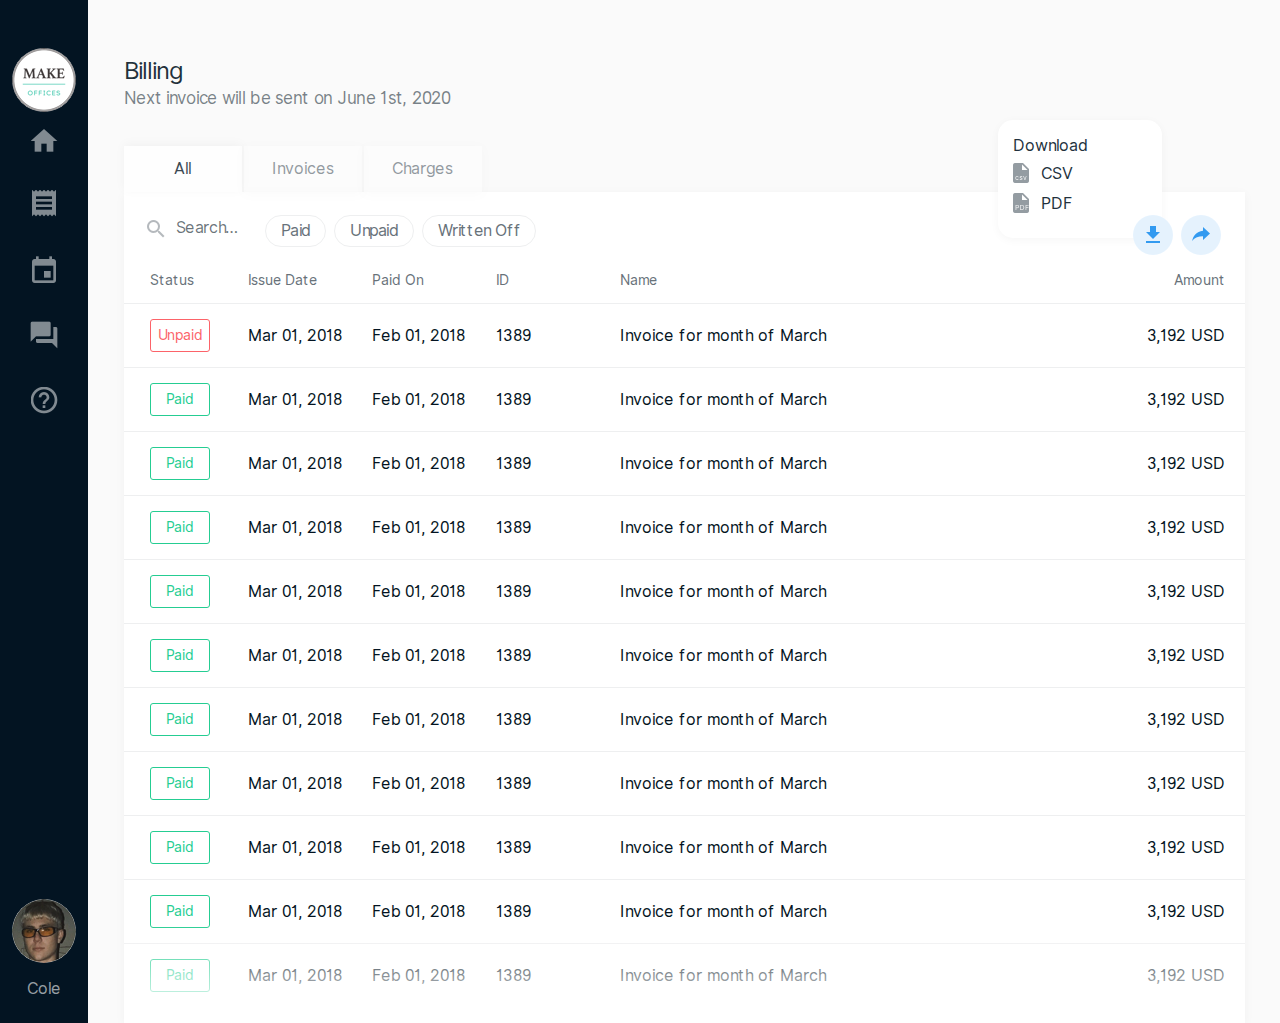
<file: index.html>
<!DOCTYPE HTML>
<html lang="en">
	<head>
		<meta charset="utf-8">
		<meta name="viewport" content="width=device-width, initial-scale=1" />
		<title>Life Ai</title>
		<link rel="shortcut icon" type="image/x-icon" href="favicon.ico">
		<link rel="stylesheet" href="assets/css/style.css"       media="screen">
	</head>

	<body>
		<!--Wrapper Starts Here-->
		<div class="wrapper">
			<!--Aside Starts Here-->
			<aside class="sidebar text-center">
				<button class="navbar-toggler d-xl-none" type="button" >
					<span class="navbar-toggler-icon">&nbsp;</span>
				</button>
				<figure>
					<a href="#"> <img class="avtar-xl" src="assets/images/profile.png" alt="" /> </a>
				</figure>
				<nav class="main-nav">
					<ul>
						<li>
							<a class="sprite-home" href="#">&nbsp;</a>
						</li>
						<li>
							<a class="sprite-list" href="#">&nbsp;</a>
						</li>
						<li>
							<a class="sprite-cal" href="#">&nbsp;</a>
						</li>
						<li>
							<a class="sprite-cmnt" href="#">&nbsp;</a>
						</li>
						<li>
							<a class="sprite-help" href="#">&nbsp;</a>
						</li>
					</ul>
				</nav>
				<div class="user-profile">
					<figure>
						<a href="#"> <img class="avtar-xl" src="assets/images/avatar.png" alt="" /> <span class="d-block">Cole</span></a>
					</figure>
				</div>
			</aside>
			<!--Aside End Here-->
			

			<!--content Start -->
			<div class="content">
				<div class="container">
					<div class="row">
						<div class="col-12">
							<div class="page-title">
								<h1 class="heading-h1">Billing</h1>
								<p>
									Next invoice will be sent on June 1st, 2020
								</p>
							</div>
							<!--Tab Start -->
							<div class="tab-blocks">
								<!-- Nav tabs -->
								<ul class="nav nav-tabs" role="tablist">
									<li role="presentation" class="active">
										<a class="active" href="#home" aria-controls="home" role="tab" data-toggle="tab">All</a>
									</li>
									<li role="presentation">
										<a href="#profile" aria-controls="profile" role="tab" data-toggle="tab">Invoices</a>
									</li>
									<li role="presentation">
										<a href="#messages" aria-controls="messages" role="tab" data-toggle="tab">Charges</a>
									</li>

								</ul>

								<!-- Tab panes -->
								<div class="tab-content">
									<div role="tabpanel" class="tab-pane active" id="home">
										<div class="tab-head clearfix">
											<form class="search-form">
												<input class="search-field" type="text" placeholder="Search…" />
												<button class="search-btn" type="submit">
													<i class="sprite-search">&nbsp;</i>
												</button>
											</form>
											<a href="#" class="btn btn-primary">Paid</a>
											<a href="#" class="btn btn-primary">Unpaid</a>
											<a href="#" class="btn btn-primary">Written Off</a>
											<div class="btn-wrap clearfix">
												<a class="sprite-share" href="#">&nbsp;</a>
												<a class="sprite-dwld" href="#">&nbsp;</a>
												<div class="dwnld-list">
													<span class="d-block">Download</span>
													<a class="dwnld-type" href="#"><i class="sprite-csv">&nbsp;</i> csv</a>
													<a class="dwnld-type" href="#"><i class="sprite-pdf">&nbsp;</i> pdf</a>
												</div>
											</div>
										</div>
										<div class="table-responsive">
											<table class="table table-hover">
												<thead>
													<tr>
														<th>Status</th>
														<th>Issue Date</th>
														<th>Paid On</th>
														<th>ID</th>
														<th>Name</th>
														<th>Amount</th>
													</tr>
												</thead>
												<tbody>
													<tr>
														<td><span class="btn btn-unpaid">Unpaid</span></td>
														<td>Mar 01, 2018</td>
														<td>Feb 01, 2018</td>
														<td>1389</td>
														<td>Invoice for month of March</td>
														<td>3,192 USD</td>
													</tr>
													<tr>
														<td><span class="btn btn-paid">Paid</span></td>
														<td>Mar 01, 2018</td>
														<td>Feb 01, 2018</td>
														<td>1389</td>
														<td>Invoice for month of March</td>
														<td>3,192 USD</td>
													</tr>
													<tr>
														<td><span class="btn btn-paid">Paid</span></td>
														<td>Mar 01, 2018</td>
														<td>Feb 01, 2018</td>
														<td>1389</td>
														<td>Invoice for month of March</td>
														<td>3,192 USD</td>
													</tr>
													<tr>
														<td><span class="btn btn-paid">Paid</span></td>
														<td>Mar 01, 2018</td>
														<td>Feb 01, 2018</td>
														<td>1389</td>
														<td>Invoice for month of March</td>
														<td>3,192 USD</td>
													</tr>
													<tr>
														<td><span class="btn btn-paid">Paid</span></td>
														<td>Mar 01, 2018</td>
														<td>Feb 01, 2018</td>
														<td>1389</td>
														<td>Invoice for month of March</td>
														<td>3,192 USD</td>
													</tr>
													<tr>
														<td><span class="btn btn-paid">Paid</span></td>
														<td>Mar 01, 2018</td>
														<td>Feb 01, 2018</td>
														<td>1389</td>
														<td>Invoice for month of March</td>
														<td>3,192 USD</td>
													</tr>
													<tr>
														<td><span class="btn btn-paid">Paid</span></td>
														<td>Mar 01, 2018</td>
														<td>Feb 01, 2018</td>
														<td>1389</td>
														<td>Invoice for month of March</td>
														<td>3,192 USD</td>
													</tr>
													<tr>
														<td><span class="btn btn-paid">Paid</span></td>
														<td>Mar 01, 2018</td>
														<td>Feb 01, 2018</td>
														<td>1389</td>
														<td>Invoice for month of March</td>
														<td>3,192 USD</td>
													</tr>
													<tr>
														<td><span class="btn btn-paid">Paid</span></td>
														<td>Mar 01, 2018</td>
														<td>Feb 01, 2018</td>
														<td>1389</td>
														<td>Invoice for month of March</td>
														<td>3,192 USD</td>
													</tr>
													<tr>
														<td><span class="btn btn-paid">Paid</span></td>
														<td>Mar 01, 2018</td>
														<td>Feb 01, 2018</td>
														<td>1389</td>
														<td>Invoice for month of March</td>
														<td>3,192 USD</td>
													</tr>
													<tr>
														<td><span class="btn btn-paid">Paid</span></td>
														<td>Mar 01, 2018</td>
														<td>Feb 01, 2018</td>
														<td>1389</td>
														<td>Invoice for month of March</td>
														<td>3,192 USD</td>
													</tr>												
												</tbody>
											</table>
										</div>

									</div>
									<div role="tabpanel" class="tab-pane" id="profile">
										<div class="tab-head clearfix">
											<form class="search-form">
												<input class="search-field" type="text" placeholder="Search…" />
												<button class="search-btn" type="submit">
													<i class="sprite-search">&nbsp;</i>
												</button>
											</form>
											<a href="#" class="btn btn-primary">Paid</a>
											<a href="#" class="btn btn-primary">Unpaid</a>
											<a href="#" class="btn btn-primary">Written Off</a>
											<div class="btn-wrap clearfix">
												<a class="sprite-share" href="#">&nbsp;</a>
												<a class="sprite-dwld" href="#">&nbsp;</a>
												<div class="dwnld-list">
													<span class="d-block">Download</span>
													<a class="dwnld-type" href="#"><i class="sprite-csv">&nbsp;</i> csv</a>
													<a class="dwnld-type" href="#"><i class="sprite-pdf">&nbsp;</i> pdf</a>
												</div>
											</div>
										</div>
									</div>
									<div role="tabpanel" class="tab-pane" id="messages">
										<div class="tab-head clearfix">
											<form class="search-form">
												<input class="search-field" type="text" placeholder="Search…" />
												<button class="search-btn" type="submit">
													<i class="sprite-search">&nbsp;</i>
												</button>
											</form>
											<a href="#" class="btn btn-primary">Paid</a>
											<a href="#" class="btn btn-primary">Unpaid</a>
											<a href="#" class="btn btn-primary">Written Off</a>
											<div class="btn-wrap clearfix">
												<a class="sprite-share" href="#">&nbsp;</a>
												<a class="sprite-dwld" href="#">&nbsp;</a>
												<div class="dwnld-list">
													<span class="d-block">Download</span>
													<a class="dwnld-type" href="#"><i class="sprite-csv">&nbsp;</i> csv</a>
													<a class="dwnld-type" href="#"><i class="sprite-pdf">&nbsp;</i> pdf</a>
												</div>
											</div>
										</div>
									</div>

								</div>

							</div>
							<!--Tab End -->
						</div>
					</div>
					
				</div>
			</div>
			<!--content End -->
			<!--Footer Start -->
			<footer class="footer">

			</footer>
			<!--Footer End -->
		</div>
		<!--Wrapper Ends Here-->

		<script src="https://code.jquery.com/jquery-3.2.1.slim.min.js"></script>
		<script src="https://cdnjs.cloudflare.com/ajax/libs/popper.js/1.12.3/umd/popper.min.js"></script>
		<script src="assets/js/bootstrap.js"></script>
		<script src="assets/js/site.js"></script>
	</body>
</html>
</file>
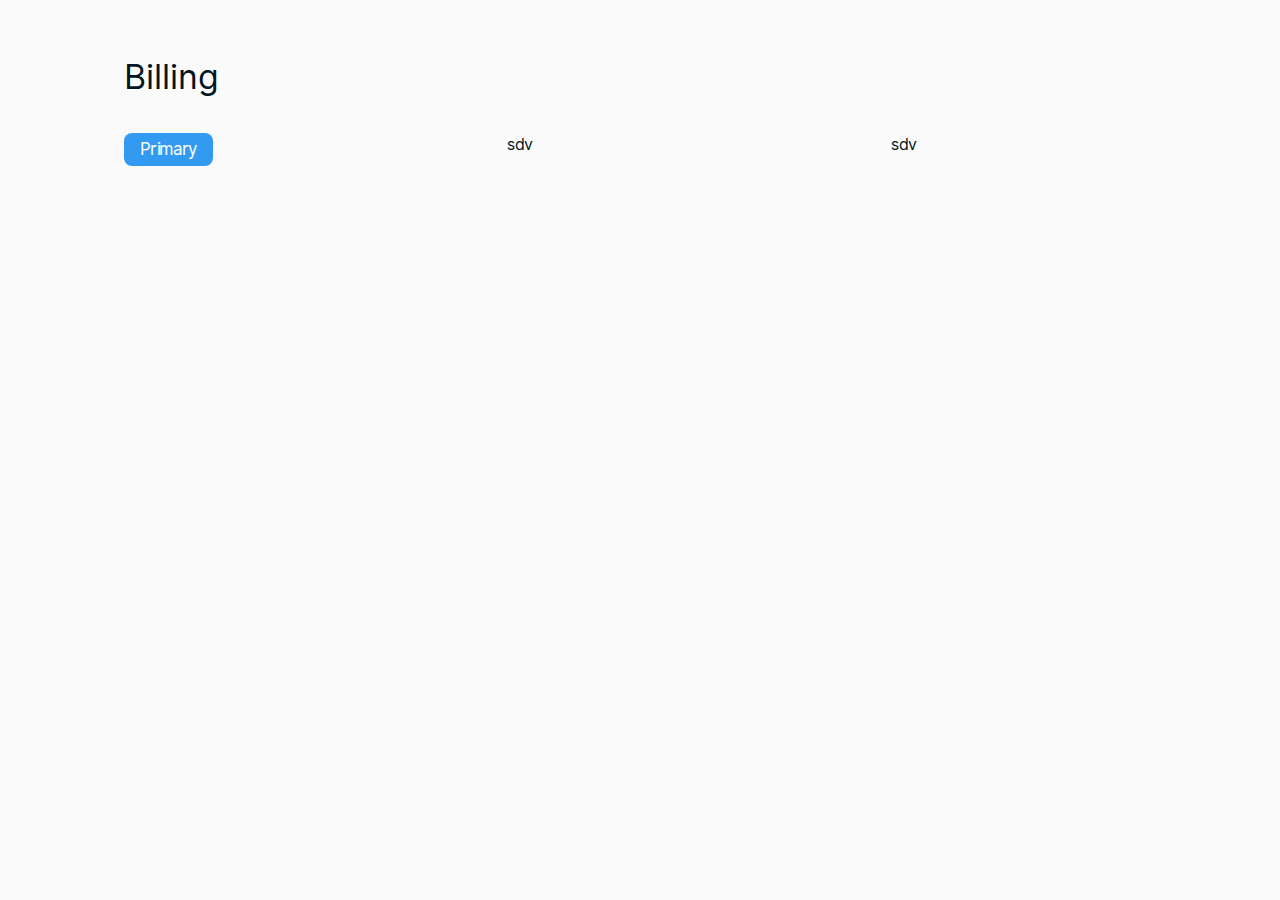
<file: buttons.html>
<!DOCTYPE HTML>
<html lang="en">
	<head>
		<meta charset="utf-8">
		<meta name="viewport" content="width=device-width, initial-scale=1" />
		<title>Life Ai</title>
		<link rel="shortcut icon" type="image/x-icon" href="favicon.ico">
		<link rel="stylesheet" href="assets/css/style.css"       media="screen">
	</head>

	<body>
		<!--Wrapper Starts Here-->
		<div class="wrapper">
			<!--content Start -->
			<div class="content">
				<div class="container">
					<div class="page-title">
						<h1 class="heading-lg">Billing</h1>
					</div>
					<div class="row">
						<div class="col-xs-12 col-md-6 col-lg-4">
							<a href="#" class="btn btn-site">Primary</a>
						</div>
						<div class="col-xs-12 col-md-6 col-lg-4">
							sdv
						</div>
						<div class="col-xs-12 col-md-6 col-lg-4">
							sdv
						</div>
					</div>
				</div>
			</div>
			<!--content End -->
		</div>
		<!--Wrapper Ends Here-->
	</body>
</html>
</file>
